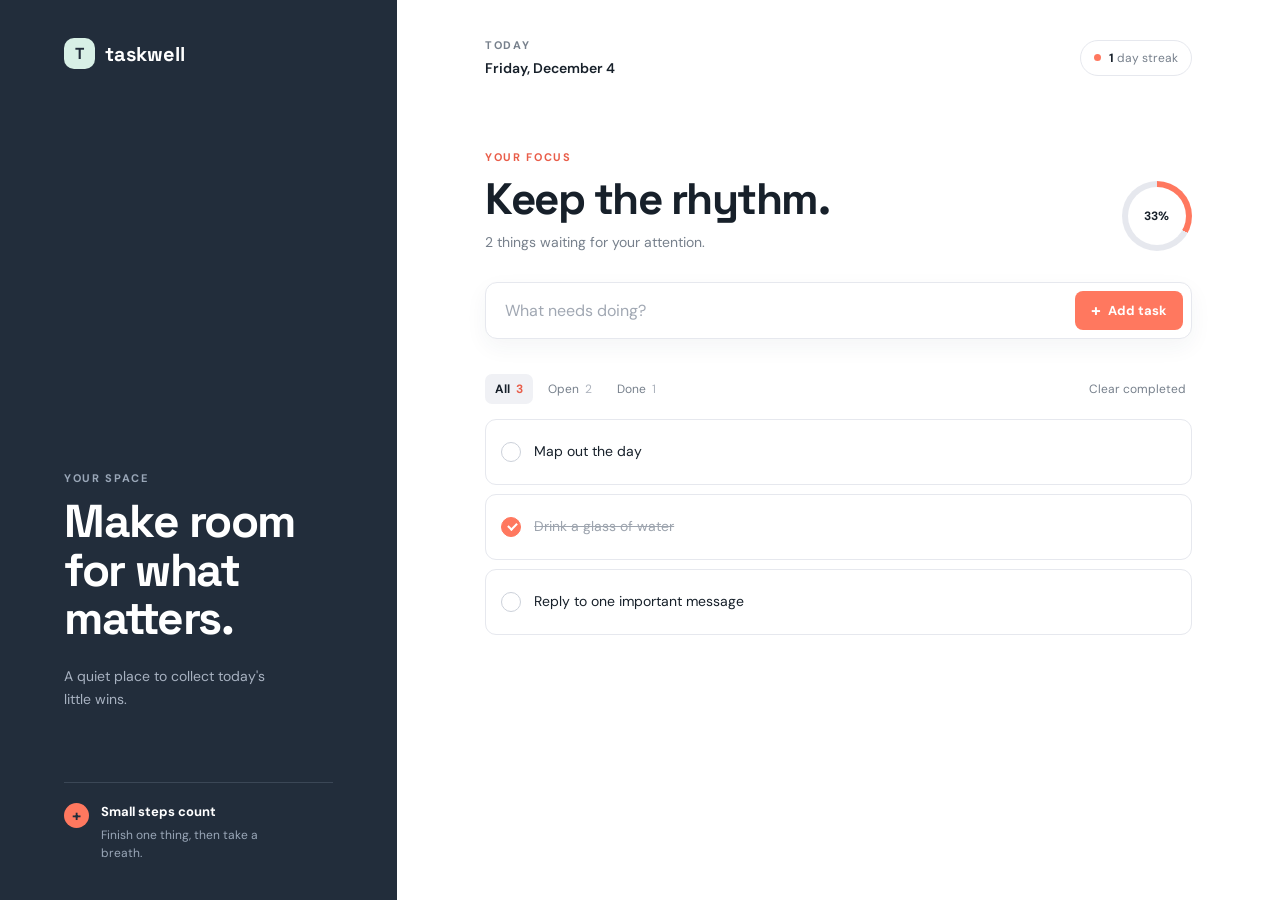
<file: index.html>
<!doctype html>
<html lang="en">
  <head>
    <meta charset="UTF-8" />
    <meta name="viewport" content="width=device-width, initial-scale=1.0" />
    <meta name="theme-color" content="#f6f7fb" />
    <title>Taskwell - Todo Demo</title>
    <link rel="preconnect" href="https://fonts.googleapis.com" />
    <link rel="preconnect" href="https://fonts.gstatic.com" crossorigin />
    <link href="https://fonts.googleapis.com/css2?family=DM+Sans:wght@400;500;600;700&family=Space+Grotesk:wght@500;600;700&display=swap" rel="stylesheet" />
    <link rel="stylesheet" href="styles.css" />
    <script src="app.js" defer></script>
  </head>
  <body>
    <main class="app-shell">
      <aside class="sidebar">
        <a class="brand" href="#" aria-label="Taskwell home">
          <span class="brand-mark">T</span>
          <span>taskwell</span>
        </a>

        <div class="sidebar-intro">
          <p class="eyebrow">YOUR SPACE</p>
          <h1>Make room<br />for what matters.</h1>
          <p class="sidebar-copy">A quiet place to collect today's little wins.</p>
        </div>

        <div class="sidebar-note">
          <span class="note-icon">+</span>
          <div>
            <strong>Small steps count</strong>
            <p>Finish one thing, then take a breath.</p>
          </div>
        </div>
      </aside>

      <section class="content">
        <header class="topbar">
          <div>
            <p class="eyebrow" id="today-label">TODAY</p>
            <p class="date-line" id="current-date"></p>
          </div>
          <div class="streak-pill" aria-label="Current task streak">
            <span class="streak-dot"></span>
            <span><strong id="streak-count">0</strong> day streak</span>
          </div>
        </header>

        <section class="hero-row">
          <div>
            <p class="eyebrow accent-eyebrow">YOUR FOCUS</p>
            <h2 id="focus-title">A fresh start.</h2>
            <p class="focus-copy" id="focus-copy">Add something small to get moving.</p>
          </div>
          <div class="progress-ring" id="progress-ring" aria-label="0 percent complete">
            <span id="progress-value">0%</span>
          </div>
        </section>

        <form class="add-task" id="task-form">
          <label class="sr-only" for="task-input">Add a task</label>
          <input id="task-input" type="text" maxlength="100" placeholder="What needs doing?" autocomplete="off" />
          <button class="primary-button" type="submit"><span>+</span> Add task</button>
        </form>

        <div class="task-toolbar">
          <div class="filters" role="group" aria-label="Task filters">
            <button class="filter-button active" type="button" data-filter="all">All <span id="all-count">0</span></button>
            <button class="filter-button" type="button" data-filter="active">Open <span id="active-count">0</span></button>
            <button class="filter-button" type="button" data-filter="completed">Done <span id="completed-count">0</span></button>
          </div>
          <button class="text-button" id="clear-completed" type="button">Clear completed</button>
        </div>

        <section class="task-list" id="task-list" aria-live="polite"></section>
        <p class="empty-state" id="empty-state" hidden></p>
      </section>
    </main>
  </body>
</html>
</file>
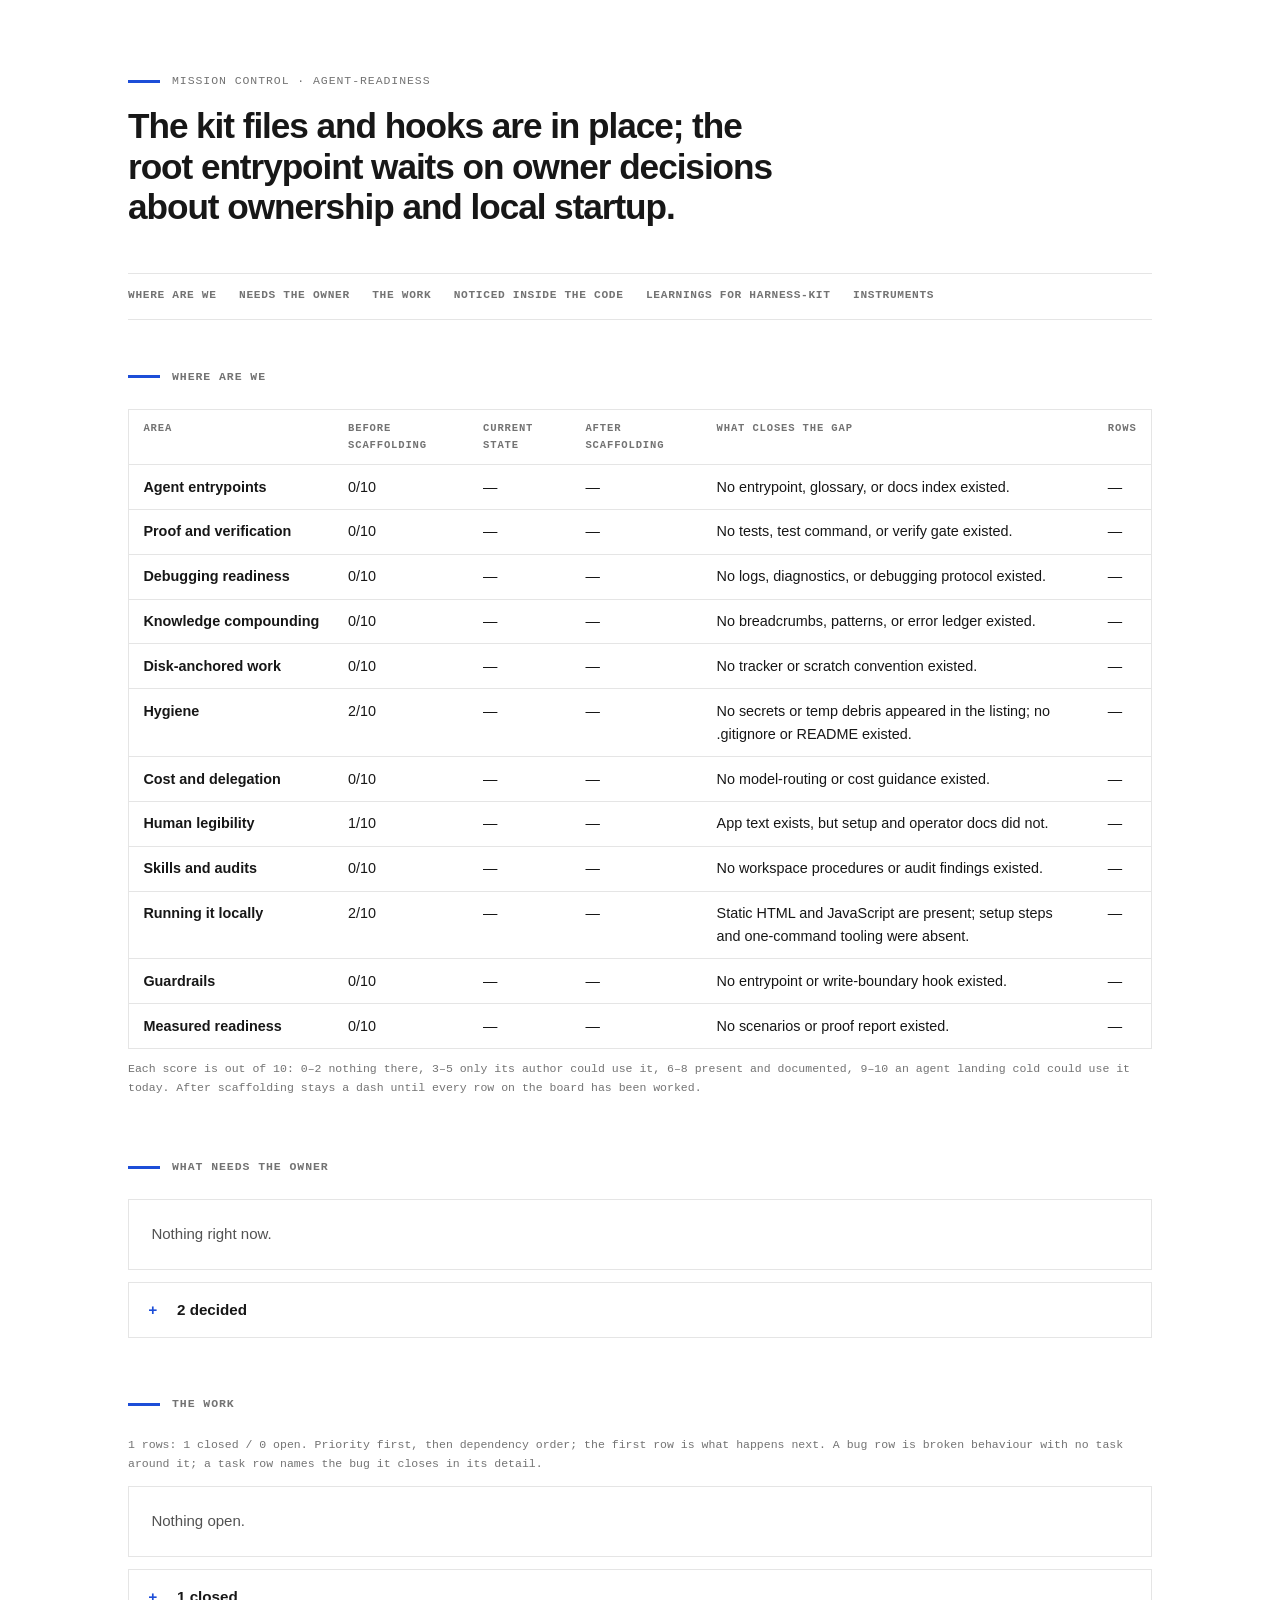
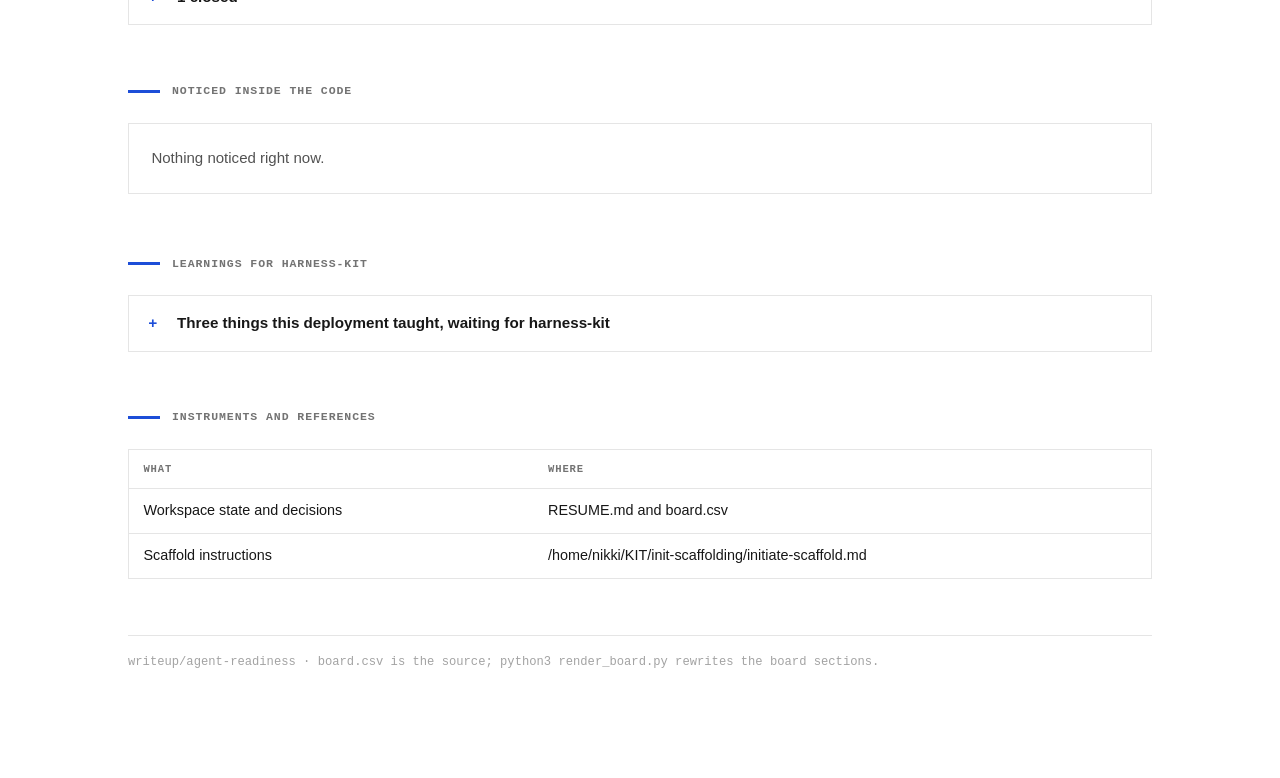
<file: writeup/agent-readiness/mission-control.html>
<!doctype html>
<html lang="en" data-theme="light">
<head>
<meta charset="utf-8" />
<title>Mission Control</title>
<meta name="viewport" content="width=device-width, initial-scale=1" />
<style>
  :root{
    --bg:#ffffff; --bg-elevated:#fafafa;
    --line:#e5e5e5; --line-strong:#d4d4d4;
    --ink:#171717; --ink-2:#525252; --ink-3:#a3a3a3; --mono-ink:#737373;
    --blue:#1d4ed8; --blue-light:#eff6ff; --blue-dark:#1e40af;
    --low:#b3392f; --low-soft:#fdf1f0;
    --mid:#a36a1c; --mid-soft:#fdf6ea;
    --high:#1f7a4d; --high-soft:#edf7f1;
    --sans:Manrope,-apple-system,BlinkMacSystemFont,"Segoe UI",Roboto,Helvetica,Arial,sans-serif;
    --mono:"JetBrains Mono",ui-monospace,"SF Mono",Menlo,Consolas,monospace;
  }
  *{box-sizing:border-box}
  html,body{margin:0;padding:0}
  body{background:var(--bg);color:var(--ink);font:16px/1.6 var(--sans);
       padding:0 2rem 6rem;-webkit-font-smoothing:antialiased}
  .wrap{max-width:64rem;margin:0 auto}
  a{color:var(--blue)}
  p{color:var(--ink-2)}
  strong{color:var(--ink);font-weight:700}
  ul,ol{color:var(--ink-2)}
  li{margin:.3rem 0}
  code{font-family:var(--mono);font-size:.85em;background:var(--blue-light);
       color:var(--blue-dark);padding:.1em .35em}
  header{padding:4.5rem 0 2.8rem;border-bottom:1px solid var(--line)}
  .kicker{font-family:var(--mono);font-size:.72rem;letter-spacing:.08em;
          text-transform:uppercase;color:var(--mono-ink);margin:0 0 1rem;
          display:flex;align-items:center;gap:.75rem}
  .kicker::before{content:"";width:2rem;height:3px;background:var(--blue)}
  h1{font-weight:800;letter-spacing:-.03em;line-height:1.15;
     font-size:clamp(1.5rem,2.8vw,2.2rem);margin:0;max-width:38ch;text-wrap:balance}
  section{padding:3rem 0 0}
  h2.label{display:flex;align-items:center;gap:.75rem;margin:0 0 1.4rem;
     font-family:var(--mono);font-size:.72rem;font-weight:600;
     letter-spacing:.08em;text-transform:uppercase;color:var(--mono-ink)}
  h2.label::before{content:"";width:2rem;height:3px;background:var(--blue)}
  .card{background:var(--bg);border:1px solid var(--line);
        padding:1.2rem 1.4rem;margin:0 0 .8rem}
  .card p{margin:.2rem 0;max-width:75ch;font-size:.94rem}
  .file{font-family:var(--mono);font-size:.72rem;color:var(--mono-ink);letter-spacing:.03em}
  ol.walk{margin:0;padding:0;list-style:none;counter-reset:st}
  ol.walk li{counter-increment:st;display:flex;gap:1.1rem;align-items:baseline;
             background:var(--bg);border:1px solid var(--line);
             padding:.95rem 1.2rem;margin-bottom:.55rem;font-size:.95rem}
  ol.walk li::before{content:counter(st,decimal-leading-zero);font-family:var(--mono);
             font-weight:700;font-size:1.1rem;color:var(--blue);min-width:1.8rem}
  ol.walk li>div{color:var(--ink-2)}
  ol.walk li>div strong{color:var(--ink)}
  .tag{font-family:var(--mono);font-size:.66rem;letter-spacing:.06em;
       text-transform:uppercase;padding:.22rem .6rem;flex-shrink:0}
  .tag.built{background:var(--high-soft);color:var(--high)}
  .tag.planned{background:var(--mid-soft);color:var(--mid)}
  .tablewrap{overflow-x:auto;border:1px solid var(--line);margin:.7rem 0}
  table{border-collapse:collapse;width:100%;font-size:.9rem;background:var(--bg)}
  th,td{text-align:left;padding:.65rem .9rem;border-bottom:1px solid var(--line);vertical-align:top}
  tr:last-child td{border-bottom:none}
  th{font-family:var(--mono);font-size:.66rem;letter-spacing:.08em;
     text-transform:uppercase;color:var(--mono-ink);font-weight:600}
  details.fold{background:var(--bg);border:1px solid var(--line);margin:0 0 .55rem}
  details.fold summary{cursor:pointer;padding:.9rem 1.2rem;font-size:.95rem;
        color:var(--ink);list-style:none;display:flex;gap:.8rem;align-items:baseline}
  details.fold summary::-webkit-details-marker{display:none}
  details.fold summary::before{content:"+";font-family:var(--mono);font-weight:700;
        color:var(--blue);min-width:1rem}
  details.fold[open] summary::before{content:"–"}
  details.fold .fold-body{padding:0 1.2rem 1rem 3rem;font-size:.92rem;color:var(--ink-2)}
  nav.anchornav{position:sticky;top:0;z-index:5;display:flex;gap:1.4rem;
        overflow-x:auto;white-space:nowrap;background:var(--bg);
        border-bottom:1px solid var(--line);padding:.85rem 0;margin:0}
  nav.anchornav a{font-family:var(--mono);font-size:.7rem;font-weight:600;
        letter-spacing:.06em;text-transform:uppercase;color:var(--mono-ink);
        text-decoration:none;flex-shrink:0}
  nav.anchornav a:hover{color:var(--blue)}
  ul.check{list-style:none;margin:0;padding:0}
  ul.check li{display:flex;gap:.7rem;margin:.55rem 0;font-size:.94rem}
  ul.check li .mark{font-family:var(--mono);flex-shrink:0}
  ul.check li.done{color:var(--ink-3)}
  ul.check li.done .mark{color:var(--high)}
  ul.check li.done strong{color:var(--ink-2)}
  ul.check li.open .mark{color:var(--mid)}
  .totals{font-family:var(--mono);font-size:.72rem;color:var(--mono-ink);margin:0 0 .8rem}
  .foot{border-top:1px solid var(--line);padding-top:1.1rem;margin-top:3.5rem;
        font-size:.76rem;color:var(--ink-3);font-family:var(--mono);line-height:1.6}
  .pill{font-family:var(--mono);font-size:.66rem;letter-spacing:.06em;text-transform:uppercase;padding:.2rem .55rem;white-space:nowrap}
  .pill.ok{background:var(--high-soft);color:var(--high)}
  .pill.warn{background:var(--mid-soft);color:var(--mid)}
  .pill.bad{background:var(--low-soft);color:var(--low)}
  td.num{font-family:var(--mono);color:var(--blue);font-weight:700}
  button.more{font-family:var(--mono);font-size:.66rem;letter-spacing:.06em;text-transform:uppercase;
        background:none;border:1px solid var(--line-strong);color:var(--ink-2);padding:.25rem .6rem;cursor:pointer}
  button.more:hover{border-color:var(--blue);color:var(--blue)}
  dialog{border:1px solid var(--line-strong);padding:1.4rem 1.6rem;max-width:44rem;font:15px/1.6 var(--sans);color:var(--ink-2)}
  dialog::backdrop{background:rgba(0,0,0,.25)}
  dialog h3{margin:.2rem 0 .8rem;color:var(--ink);font-size:1.1rem}
  dialog p{margin:.4rem 0}
  table.grades td:first-child{white-space:nowrap;font-weight:700;color:var(--ink)}
</style>
</head>
<body>
<!-- Run python3 render_board.py after board changes; the sections between the BOARD markers are generated. -->
<div class="wrap">

<header>
  <p class="kicker">Mission control · agent-readiness</p>
  <!-- Verdict: two sentences at most — the score now, and what happens next. Never a count of rows. -->
  <h1>The kit files and hooks are in place; the root entrypoint waits on owner decisions about ownership and local startup.</h1>
</header>

<nav class="anchornav">
  <a href="#where">Where are we</a>
  <a href="#owner">Needs the owner</a>
  <a href="#work">The work</a>
  <a href="#noticed">Noticed inside the code</a>
  <a href="#learnings">Learnings for harness-kit</a>
  <a href="#links">Instruments</a>
</nav>

<section id="where">
  <h2 class="label">Where are we</h2>
  <div class="tablewrap"><table class="grades">
    <tr><th>Area</th><th>Before scaffolding</th><th>Current state</th><th>After scaffolding</th><th>What closes the gap</th><th>Rows</th></tr>
    <tr><td>Agent entrypoints</td><td>0/10</td><td>—</td><td>—</td><td>No entrypoint, glossary, or docs index existed.</td><td>—</td></tr>
    <tr><td>Proof and verification</td><td>0/10</td><td>—</td><td>—</td><td>No tests, test command, or verify gate existed.</td><td>—</td></tr>
    <tr><td>Debugging readiness</td><td>0/10</td><td>—</td><td>—</td><td>No logs, diagnostics, or debugging protocol existed.</td><td>—</td></tr>
    <tr><td>Knowledge compounding</td><td>0/10</td><td>—</td><td>—</td><td>No breadcrumbs, patterns, or error ledger existed.</td><td>—</td></tr>
    <tr><td>Disk-anchored work</td><td>0/10</td><td>—</td><td>—</td><td>No tracker or scratch convention existed.</td><td>—</td></tr>
    <tr><td>Hygiene</td><td>2/10</td><td>—</td><td>—</td><td>No secrets or temp debris appeared in the listing; no .gitignore or README existed.</td><td>—</td></tr>
    <tr><td>Cost and delegation</td><td>0/10</td><td>—</td><td>—</td><td>No model-routing or cost guidance existed.</td><td>—</td></tr>
    <tr><td>Human legibility</td><td>1/10</td><td>—</td><td>—</td><td>App text exists, but setup and operator docs did not.</td><td>—</td></tr>
    <tr><td>Skills and audits</td><td>0/10</td><td>—</td><td>—</td><td>No workspace procedures or audit findings existed.</td><td>—</td></tr>
    <tr><td>Running it locally</td><td>2/10</td><td>—</td><td>—</td><td>Static HTML and JavaScript are present; setup steps and one-command tooling were absent.</td><td>—</td></tr>
    <tr><td>Guardrails</td><td>0/10</td><td>—</td><td>—</td><td>No entrypoint or write-boundary hook existed.</td><td>—</td></tr>
    <tr><td>Measured readiness</td><td>0/10</td><td>—</td><td>—</td><td>No scenarios or proof report existed.</td><td>—</td></tr>
  </table></div>
  <p class="totals">Each score is out of 10: 0–2 nothing there, 3–5 only its author could use it, 6–8 present and documented, 9–10 an agent landing cold could use it today. After scaffolding stays a dash until every row on the board has been worked.</p>
</section>

<!-- BOARD:START -->
<section id="owner"><h2 class="label">What needs the owner</h2>
<div class="card"><p>Nothing right now.</p></div>
<details class="fold"><summary><strong>2 decided</strong></summary><div class="fold-body"><div class="tablewrap"><table><tr>
<th>Decision</th>
<th>Status</th>
<th></th></tr>
<tr>
<td><strong>Should the workspace root own the app guidance and docs?</strong></td>
<td><span class="pill ok">decided</span></td>
<td><button class="more" onclick="document.getElementById('d-D1').showModal()">detail</button></td></tr>
<tr>
<td><strong>Should FastAPI serve the UI and API from the same origin?</strong></td>
<td><span class="pill ok">decided</span></td>
<td><button class="more" onclick="document.getElementById('d-D2').showModal()">detail</button></td></tr>
</table></div></div></details>
</section>
<section id="work"><h2 class="label">The work</h2>
<p class="totals">1 rows: 1 closed / 0 open. Priority first, then dependency order; the first row is what happens next. A bug row is broken behaviour with no task around it; a task row names the bug it closes in its detail.</p>
<div class="card"><p>Nothing open.</p></div>
<details class="fold"><summary><strong>1 closed</strong></summary><div class="fold-body"><div class="tablewrap"><table><tr>
<th>Kind</th>
<th>What</th>
<th>Status</th>
<th></th></tr>
<tr>
<td><span class="pill warn">task</span></td>
<td><strong>Record the Taskwell API demo decisions and leave the exercise parked</strong></td>
<td><span class="pill ok">done</span></td>
<td><button class="more" onclick="document.getElementById('d-T1').showModal()">detail</button></td></tr>
</table></div></div></details>
</section>
<section id="noticed"><h2 class="label">Noticed inside the code</h2>
<div class="card"><p>Nothing noticed right now.</p></div>
</section>
<section id="learnings"><h2 class="label">Learnings for harness-kit</h2>
<details class="fold"><summary><strong>Three things this deployment taught, waiting for harness-kit</strong></summary><div class="fold-body"><ul><li>The docs index points readiness readers to a missing quickstart <span class="file">docs/_INDEX.md; update the kit index to point at a quickstart that exists or will be created.</span></li><li>The docs index calls writeup gitignored when no ignore rule exists <span class="file">docs/_INDEX.md; distinguish the intended ignore convention from actual workspace state or provide the ignore setup.</span></li><li>The copy manifest cannot record the kit commit <span class="file">scaffold/kit_copy.py; obtain source version from an available release marker or explicitly document unknown.</span></li></ul></div></details>
</section>
<dialog id="d-D1"><form method="dialog"><p class="kicker">decision · P0 · decided</p><h3>Should the workspace root own the app guidance and docs?</h3><p><strong>Closes when.</strong> The user specified that the FastAPI contract work belongs in this workspace, so the workspace root owns its app guidance and docs.</p><p><strong>Notes.</strong> Resolved by the user’s request to write the FastAPI contracts here.</p><p class="file">D1</p><button class="more">close</button></form></dialog>
<dialog id="d-D2"><form method="dialog"><p class="kicker">decision · P1 · decided</p><h3>Should FastAPI serve the UI and API from the same origin?</h3><p><strong>Closes when.</strong> The browser UI and FastAPI API share one origin, using unprefixed `/tasks` routes.</p><p><strong>Notes.</strong> The user selected same-origin hosting during the contract interview. This replaces the earlier proposal to use Python’s static server as the complete app start command; the actual FastAPI launch command depends on a module that has not been created.</p><p class="file">D2</p><button class="more">close</button></form></dialog>
<dialog id="d-T1"><form method="dialog"><p class="kicker">task · P2 · done</p><h3>Record the Taskwell API demo decisions and leave the exercise parked</h3><p><strong>Closes when.</strong> The interview decisions are summarized in writeup/fastapi-contracts/RESUME.md; no OpenAPI YAML or implementation was created.</p><p><strong>Notes.</strong> The user said this was a demo task and asked to leave it. The recorded design was for a local single-user Taskwell UI with no auth</p><p class="file">T1</p><button class="more">close</button></form></dialog>
<!-- BOARD:END -->

<section id="links">
  <h2 class="label">Instruments and references</h2>
  <div class="tablewrap"><table>
    <tr><th>What</th><th>Where</th></tr>
    <tr><td>Workspace state and decisions</td><td>RESUME.md and board.csv</td></tr>
    <tr><td>Scaffold instructions</td><td>/home/nikki/KIT/init-scaffolding/initiate-scaffold.md</td></tr>
  </table></div>
</section>

<p class="foot">writeup/agent-readiness · board.csv is the source; python3 render_board.py rewrites the board sections.</p>
</div>
</body>
</html>
</file>
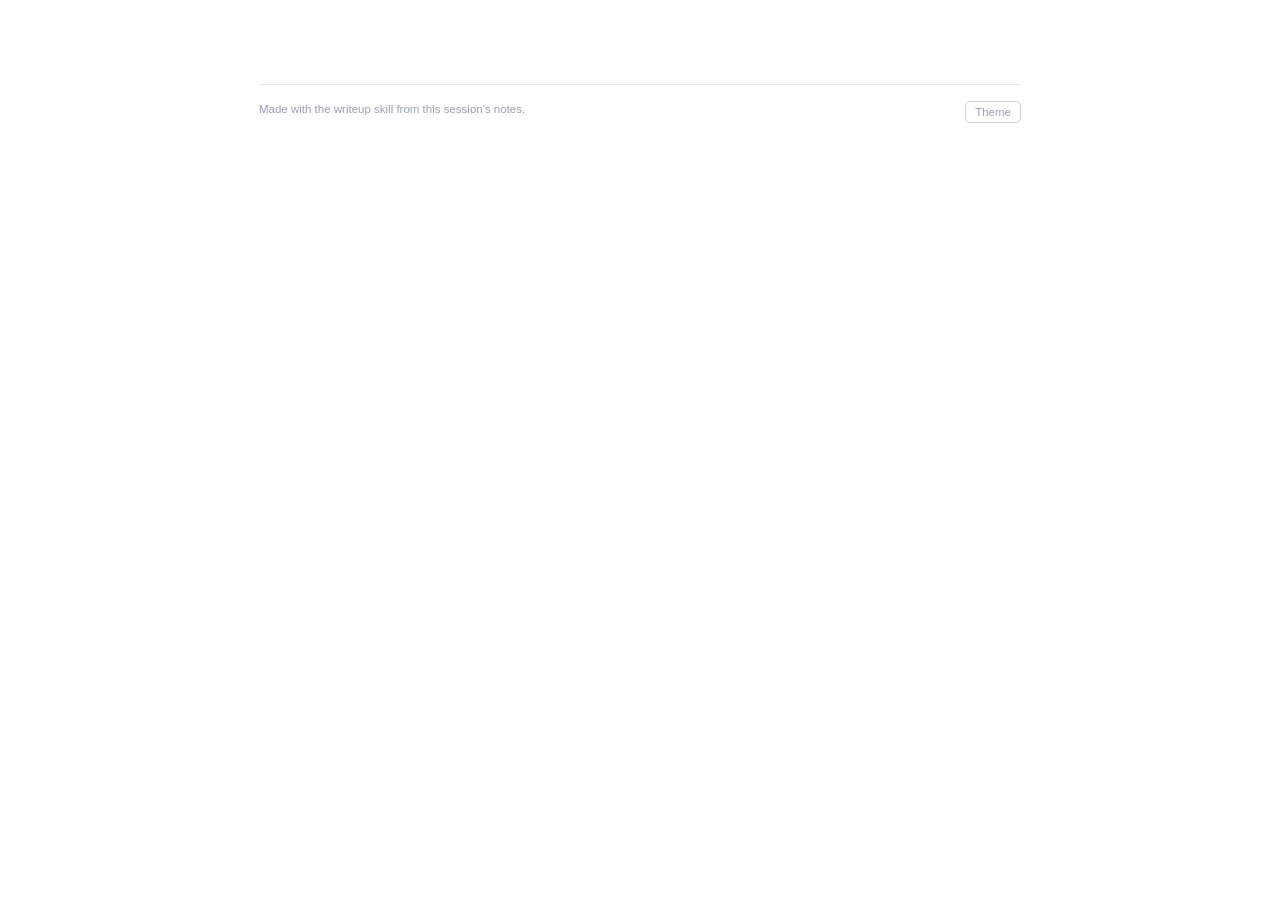
<file: docs/skills/knowledge/hk-writeup/SHELL.html>
<!doctype html>
<html lang="en">
<head>
<meta charset="utf-8" />
<title>Writeup</title>
<meta name="viewport" content="width=device-width, initial-scale=1" />
<style>
  /* Colour tokens carried over from harness-kit mission control. Light is the
     default whatever the OS prefers; the Theme button sets data-theme. */
  :root {
    --bg:#ffffff; --bg-2:#f7f8fa;
    --line:#e4e6ea; --line-strong:#cfd3da;
    --ink:#16181d; --ink-2:#4b5160; --ink-3:#9aa0ad; --mono-ink:#6d7484;
    --accent:#1d4ed8; --accent-soft:#eff4ff;
    --mid:#a36a1c; --mid-soft:#fdf6ea;
    --shadow:rgba(28,25,23,0.12);
    --sans:-apple-system,BlinkMacSystemFont,"Segoe UI",Roboto,Helvetica,Arial,sans-serif;
    --mono:ui-monospace,"SF Mono","JetBrains Mono",Menlo,Consolas,monospace;
  }
  :root[data-theme="dark"] {
    --bg:#14161b; --bg-2:#1b1e25;
    --line:#2a2e37; --line-strong:#3a3f4b;
    --ink:#e8e9ec; --ink-2:#aeb3bf; --ink-3:#666c79; --mono-ink:#868d9c;
    --accent:#7da2ff; --accent-soft:#1c2536;
    --mid:#d9a441; --mid-soft:#2a2418;
    --shadow:rgba(0,0,0,0.5);
  }
  :root[data-theme="light"] {
    --bg:#ffffff; --bg-2:#f7f8fa;
    --line:#e4e6ea; --line-strong:#cfd3da;
    --ink:#16181d; --ink-2:#4b5160; --ink-3:#9aa0ad; --mono-ink:#6d7484;
    --accent:#1d4ed8; --accent-soft:#eff4ff;
    --mid:#a36a1c; --mid-soft:#fdf6ea;
    --shadow:rgba(28,25,23,0.12);
  }

  * { box-sizing: border-box; }
  /* Ground and ink move together or a host shell leaves the page unreadable. */
  html, body {
    margin: 0;
    background: var(--bg) !important;
    color: var(--ink) !important;
    font: 15px/1.55 var(--sans);
    -webkit-font-smoothing: antialiased;
  }
  button, input, textarea { font-family: inherit; font-size: inherit; color: inherit; }

  /* One column. */
  .page { max-width: 54rem; margin: 0 auto; padding: 40px 24px 80px; }

  /* ---- ordinary writing ---- */
  h1 {
    margin: 0 0 10px; font-size: 30px; line-height: 1.2; letter-spacing: -0.02em;
    font-weight: 650;
  }
  h3 { margin: 22px 0 8px; font-size: 15px; letter-spacing: -0.01em; }
  section p, .dbody p { margin: 0 0 12px; color: var(--ink-2); }
  section p:last-child, .dbody p:last-child { margin-bottom: 0; }
  section ul, section ol { margin: 0 0 12px; padding-left: 20px; color: var(--ink-2); }
  section li { margin-bottom: 5px; }
  a { color: var(--accent); }
  strong { color: var(--ink); font-weight: 620; }
  /* Inline, for a name in a sentence. A whole line goes in a <pre> instead. */
  code {
    font-family: var(--mono); font-size: 0.88em; color: var(--ink-2);
    background: var(--bg-2); border: 1px solid var(--line);
    border-radius: 4px; padding: 0 4px; overflow-wrap: anywhere;
  }
  .kv code, .cmd code, pre code { background: none; border: none; padding: 0; }
  .kvwrap { overflow-x: auto; }

  /* ---- sections ---- */
  section { margin-bottom: 44px; }
  section > h2 {
    margin: 0 0 14px; font-size: 12px; letter-spacing: 0.09em;
    text-transform: uppercase; color: var(--ink-3);
    border-bottom: 1px solid var(--line); padding-bottom: 7px;
  }
  section > h2 .count { color: var(--ink-3); font-weight: 400; }
  .lede { margin: 0 0 16px; color: var(--ink-2); }
  .note-line {
    margin-top: 14px; background: var(--mid-soft); border-left: 3px solid var(--mid);
    border-radius: 0 5px 5px 0; padding: 10px 13px; font-size: 13.5px;
  }
  /* ---- folded rows ---- */
  details { border-bottom: 1px solid var(--line); }
  details:last-of-type { border-bottom: none; }
  summary {
    cursor: pointer; padding: 9px 0; font-size: 14px; list-style: none;
    display: flex; gap: 10px; align-items: baseline;
  }
  summary::-webkit-details-marker { display: none; }
  summary::before {
    content: "+"; font-family: var(--mono); color: var(--ink-3); flex: 0 0 auto;
  }
  details[open] > summary::before { content: "−"; }
  summary .sn {
    flex: 0 0 auto; font-family: var(--mono); font-size: 11px; color: var(--ink-3);
    font-variant-numeric: tabular-nums;
  }
  .dbody { padding: 0 0 12px 20px; }
  .cmd {
    display: flex; gap: 8px; align-items: center; margin-bottom: 5px;
  }
  .cmd code {
    flex: 1 1 auto; font-family: var(--mono); font-size: 11.5px; color: var(--ink-2);
    background: var(--bg-2); border: 1px solid var(--line); border-radius: 5px;
    padding: 6px 9px; overflow-wrap: anywhere;
  }
  .btn {
    background: var(--bg); border: 1px solid var(--line-strong);
    border-radius: 5px; padding: 4px 9px; cursor: pointer; font-size: 11.5px;
  }
  .btn:hover { border-color: var(--accent); color: var(--accent); }
  .btn[disabled] { opacity: 0.45; cursor: default; }
  .btn[disabled]:hover { border-color: var(--line-strong); color: inherit; }
  pre {
    font-family: var(--mono); font-size: 11.5px; color: var(--ink-2);
    background: var(--bg); border: 1px solid var(--line); border-radius: 5px;
    padding: 8px 9px; white-space: pre-wrap; overflow-wrap: anywhere; margin: 0;
  }
  .kv { width: 100%; border-collapse: collapse; font-size: 12px; }
  .kv td { padding: 6px 0; border-bottom: 1px solid var(--line); vertical-align: top; }
  .kv td:first-child {
    color: var(--ink-3); width: 38%; padding-right: 10px;
    font-size: 10px; letter-spacing: 0.06em; text-transform: uppercase; padding-top: 8px;
  }
  .kv td:last-child {
    font-family: var(--mono); color: var(--ink-2); overflow-wrap: anywhere;
    font-variant-numeric: tabular-nums;
  }
  /* A finding row: the summary carries a name (severity in words, a file, a
     step number) and a status (the title as a sentence). */
  details.row > summary .row-name {
    flex: 0 0 auto; min-width: 7.5rem; font-size: 11px; letter-spacing: 0.05em;
    text-transform: uppercase; color: var(--ink-3);
  }
  details.row > summary .row-status { flex: 1 1 auto; color: var(--ink); }
  details.row .dbody .mono { font-family: var(--mono); font-size: 11.5px; color: var(--mono-ink); }
  /* Header chips: run number, file count, commit, model. Plain facts, not badges. */
  .chips { display: flex; flex-wrap: wrap; gap: 6px; margin: 0 0 20px; }
  .chip {
    font-family: var(--mono); font-size: 11px; color: var(--ink-2);
    background: var(--bg-2); border: 1px solid var(--line); border-radius: 4px; padding: 2px 7px;
  }
  .kicker { font-size: 12px; letter-spacing: 0.09em; text-transform: uppercase; color: var(--ink-3); margin: 0 0 6px; }
  /* Anchor nav under the title. */
  .nav { display: flex; flex-wrap: wrap; gap: 14px; margin: 0 0 32px; font-size: 13px; }
  /* A plain table with a header row: lens tables, before/after, inventories. */
  .tblwrap { overflow-x: auto; }
  .tbl { width: 100%; border-collapse: collapse; font-size: 13px; }
  .tbl th { text-align: left; font-size: 10.5px; letter-spacing: 0.06em; text-transform: uppercase; color: var(--ink-3); padding: 6px 8px 6px 0; border-bottom: 1px solid var(--line-strong); }
  .tbl td { padding: 7px 8px 7px 0; border-bottom: 1px solid var(--line); vertical-align: top; color: var(--ink-2); }
  .tbl td.num { font-family: var(--mono); font-variant-numeric: tabular-nums; white-space: nowrap; }
  /* ---- foot ---- */
  .foot {
    border-top: 1px solid var(--line); padding-top: 16px; margin-top: 44px;
    display: flex; gap: 14px; align-items: flex-start; flex-wrap: wrap;
    font-size: 11.5px; color: var(--ink-3); line-height: 1.5;
  }
  .foot .said { flex: 1 1 300px; min-width: 0; }
</style>
</head>
<body>
<div class="page">

<!-- CONTENT -->

  <div class="foot">
    <div class="said">Made with the writeup skill from this session's notes.</div>
    <button class="btn" id="theme">Theme</button>
  </div>
</div>

<script>
(function () {
  // The button beats the OS setting, and it starts by flipping whatever the OS
  // is showing, so one click always changes something.
  document.getElementById("theme").addEventListener("click", function () {
    var cur = document.documentElement.getAttribute("data-theme");
    var next = cur === "dark" ? "light" : cur === "light" ? "dark"
      : "dark";
    document.documentElement.setAttribute("data-theme", next);
  });

  // One listener for every Copy button, so a new command row needs no script.
  document.addEventListener("click", function (e) {
    var b = e.target.closest(".cmd .btn");
    if (!b) return;
    var code = b.parentElement.querySelector("code");
    if (!code) return;
    navigator.clipboard.writeText(code.textContent).then(function () {
      var was = b.textContent;
      b.textContent = "Copied";
      setTimeout(function () { b.textContent = was; }, 1200);
    });
  });
})();
</script>
</body>
</html>
</file>
<file: styles.css>
:root {
  --ink: #17202a;
  --muted: #77808c;
  --line: #e6e8ee;
  --paper: #ffffff;
  --canvas: #f6f7fb;
  --coral: #ff785f;
  --coral-dark: #e95d49;
  --mint: #d8f0e6;
  --blue: #7285ea;
  --shadow: 0 16px 45px rgba(42, 50, 69, 0.08);
}

* { box-sizing: border-box; }

body {
  min-height: 100vh;
  margin: 0;
  color: var(--ink);
  background: var(--canvas);
  font-family: "DM Sans", sans-serif;
}

button, input { font: inherit; }
button { cursor: pointer; }

.app-shell {
  display: grid;
  grid-template-columns: minmax(250px, 31%) 1fr;
  min-height: 100vh;
  max-width: 1400px;
  margin: 0 auto;
  background: var(--paper);
  box-shadow: var(--shadow);
}

.sidebar {
  display: flex;
  flex-direction: column;
  padding: 38px clamp(28px, 5vw, 72px);
  color: #fff;
  background: #222d3b;
}

.brand {
  display: inline-flex;
  align-items: center;
  gap: 10px;
  width: fit-content;
  color: #fff;
  font-family: "Space Grotesk", sans-serif;
  font-size: 20px;
  font-weight: 700;
  text-decoration: none;
  letter-spacing: 0;
}

.brand-mark {
  display: grid;
  width: 31px;
  height: 31px;
  place-items: center;
  border-radius: 10px;
  color: #222d3b;
  background: var(--mint);
  font-size: 16px;
}

.sidebar-intro { margin-top: auto; margin-bottom: 72px; }
.eyebrow { margin: 0 0 12px; color: var(--muted); font-size: 11px; font-weight: 700; letter-spacing: 0.15em; }
.sidebar .eyebrow { color: #9aa7b8; }
.sidebar h1 { margin: 0; color: #fff; font-family: "Space Grotesk", sans-serif; font-size: clamp(30px, 3.6vw, 48px); line-height: 1.06; letter-spacing: -1.5px; }
.sidebar-copy { max-width: 210px; margin: 22px 0 0; color: #a8b2c1; font-size: 14px; line-height: 1.6; }
.sidebar-note { display: flex; gap: 12px; align-items: flex-start; padding-top: 20px; border-top: 1px solid #3b4756; }
.sidebar-note strong { display: block; margin-bottom: 6px; font-size: 13px; }
.sidebar-note p { max-width: 170px; margin: 0; color: #9aa7b8; font-size: 12px; line-height: 1.5; }
.note-icon { display: grid; flex: 0 0 auto; width: 25px; height: 25px; place-items: center; border-radius: 50%; color: #222d3b; background: var(--coral); font-weight: 700; }

.content { max-width: 860px; width: 100%; margin: 0 auto; padding: 38px clamp(25px, 6vw, 88px) 70px; }
.topbar, .hero-row, .task-toolbar { display: flex; align-items: center; justify-content: space-between; gap: 20px; }
.date-line { margin: -5px 0 0; color: var(--ink); font-size: 14px; font-weight: 600; }
.streak-pill { display: flex; gap: 8px; align-items: center; padding: 9px 13px; border: 1px solid var(--line); border-radius: 30px; color: var(--muted); font-size: 12px; }
.streak-pill strong { color: var(--ink); }
.streak-dot { width: 7px; height: 7px; border-radius: 50%; background: var(--coral); }
.hero-row { align-items: end; margin: 73px 0 31px; }
.accent-eyebrow { color: var(--coral-dark); }
.hero-row h2 { margin: 0; font-family: "Space Grotesk", sans-serif; font-size: clamp(30px, 4vw, 44px); line-height: 1.06; letter-spacing: -1.5px; }
.focus-copy { margin: 10px 0 0; color: var(--muted); font-size: 14px; }
.progress-ring { display: grid; width: 70px; height: 70px; flex: 0 0 auto; place-items: center; border-radius: 50%; background: conic-gradient(var(--coral) 0deg, var(--line) 0deg); position: relative; }
.progress-ring::after { position: absolute; inset: 6px; border-radius: 50%; background: var(--paper); content: ""; }
.progress-ring span { z-index: 1; font-size: 12px; font-weight: 700; }
.add-task { display: flex; gap: 10px; padding: 8px; border: 1px solid var(--line); border-radius: 12px; background: var(--paper); box-shadow: 0 8px 22px rgba(42, 50, 69, 0.05); }
.add-task input { min-width: 0; flex: 1; padding: 9px 11px; border: 0; outline: 0; color: var(--ink); background: transparent; }
.add-task input::placeholder { color: #a1a8b3; }
.primary-button { padding: 11px 16px; border: 0; border-radius: 8px; color: #fff; background: var(--coral); font-size: 13px; font-weight: 700; transition: background 160ms ease, transform 160ms ease; }
.primary-button span { margin-right: 4px; font-size: 17px; line-height: 0; vertical-align: -1px; }
.primary-button:hover { background: var(--coral-dark); transform: translateY(-1px); }
.task-toolbar { margin: 35px 0 15px; }
.filters { display: flex; gap: 5px; }
.filter-button, .text-button { border: 0; background: transparent; }
.filter-button { padding: 7px 10px; border-radius: 7px; color: var(--muted); font-size: 12px; }
.filter-button span { margin-left: 3px; color: #aeb4be; }
.filter-button.active { color: var(--ink); background: #f0f1f5; font-weight: 700; }
.filter-button.active span { color: var(--coral-dark); }
.text-button { color: var(--muted); font-size: 12px; }
.text-button:hover { color: var(--coral-dark); }
.task-list { display: grid; gap: 9px; }
.task-item { display: flex; gap: 13px; align-items: center; min-height: 66px; padding: 13px 15px; border: 1px solid var(--line); border-radius: 11px; background: var(--paper); animation: rise 240ms ease both; }
.task-item:hover { border-color: #cfd4df; box-shadow: 0 7px 20px rgba(42, 50, 69, 0.05); }
.check-button { display: grid; width: 20px; height: 20px; flex: 0 0 auto; place-items: center; border: 1.5px solid #ccd1da; border-radius: 50%; color: #fff; background: transparent; }
.check-button:hover { border-color: var(--coral); }
.task-item.completed .check-button { border-color: var(--coral); background: var(--coral); }
.check-button::after { width: 7px; height: 4px; border-bottom: 2px solid currentColor; border-left: 2px solid currentColor; transform: rotate(-45deg) translate(1px, -1px); content: ""; opacity: 0; }
.task-item.completed .check-button::after { opacity: 1; }
.task-text { min-width: 0; flex: 1; color: var(--ink); font-size: 14px; line-height: 1.35; overflow-wrap: anywhere; }
.task-item.completed .task-text { color: #9da4ae; text-decoration: line-through; }
.delete-button { width: 28px; height: 28px; border: 0; color: #b2b7c0; background: transparent; font-size: 19px; line-height: 1; opacity: 0; }
.task-item:hover .delete-button, .delete-button:focus-visible { opacity: 1; }
.delete-button:hover { color: var(--coral-dark); }
.empty-state { margin: 40px 0; color: var(--muted); text-align: center; font-size: 14px; }
.sr-only { position: absolute; width: 1px; height: 1px; padding: 0; overflow: hidden; clip: rect(0, 0, 0, 0); white-space: nowrap; border: 0; }

@keyframes rise { from { opacity: 0; transform: translateY(5px); } to { opacity: 1; transform: translateY(0); } }

@media (max-width: 700px) {
  .app-shell { display: block; }
  .sidebar { min-height: 275px; padding: 26px 24px 28px; }
  .sidebar-intro { margin: 50px 0 0; }
  .sidebar h1 { font-size: 34px; }
  .sidebar-copy, .sidebar-note { display: none; }
  .content { padding: 28px 20px 50px; }
  .hero-row { margin-top: 52px; }
  .task-toolbar { align-items: flex-start; }
  .text-button { padding: 7px 0; }
}

@media (max-width: 430px) {
  .add-task { display: block; padding: 7px; }
  .add-task input { width: 100%; padding: 11px 9px; }
  .primary-button { width: 100%; }
  .streak-pill { padding: 8px 10px; }
  .streak-pill span:last-child { display: none; }
}
</file>
